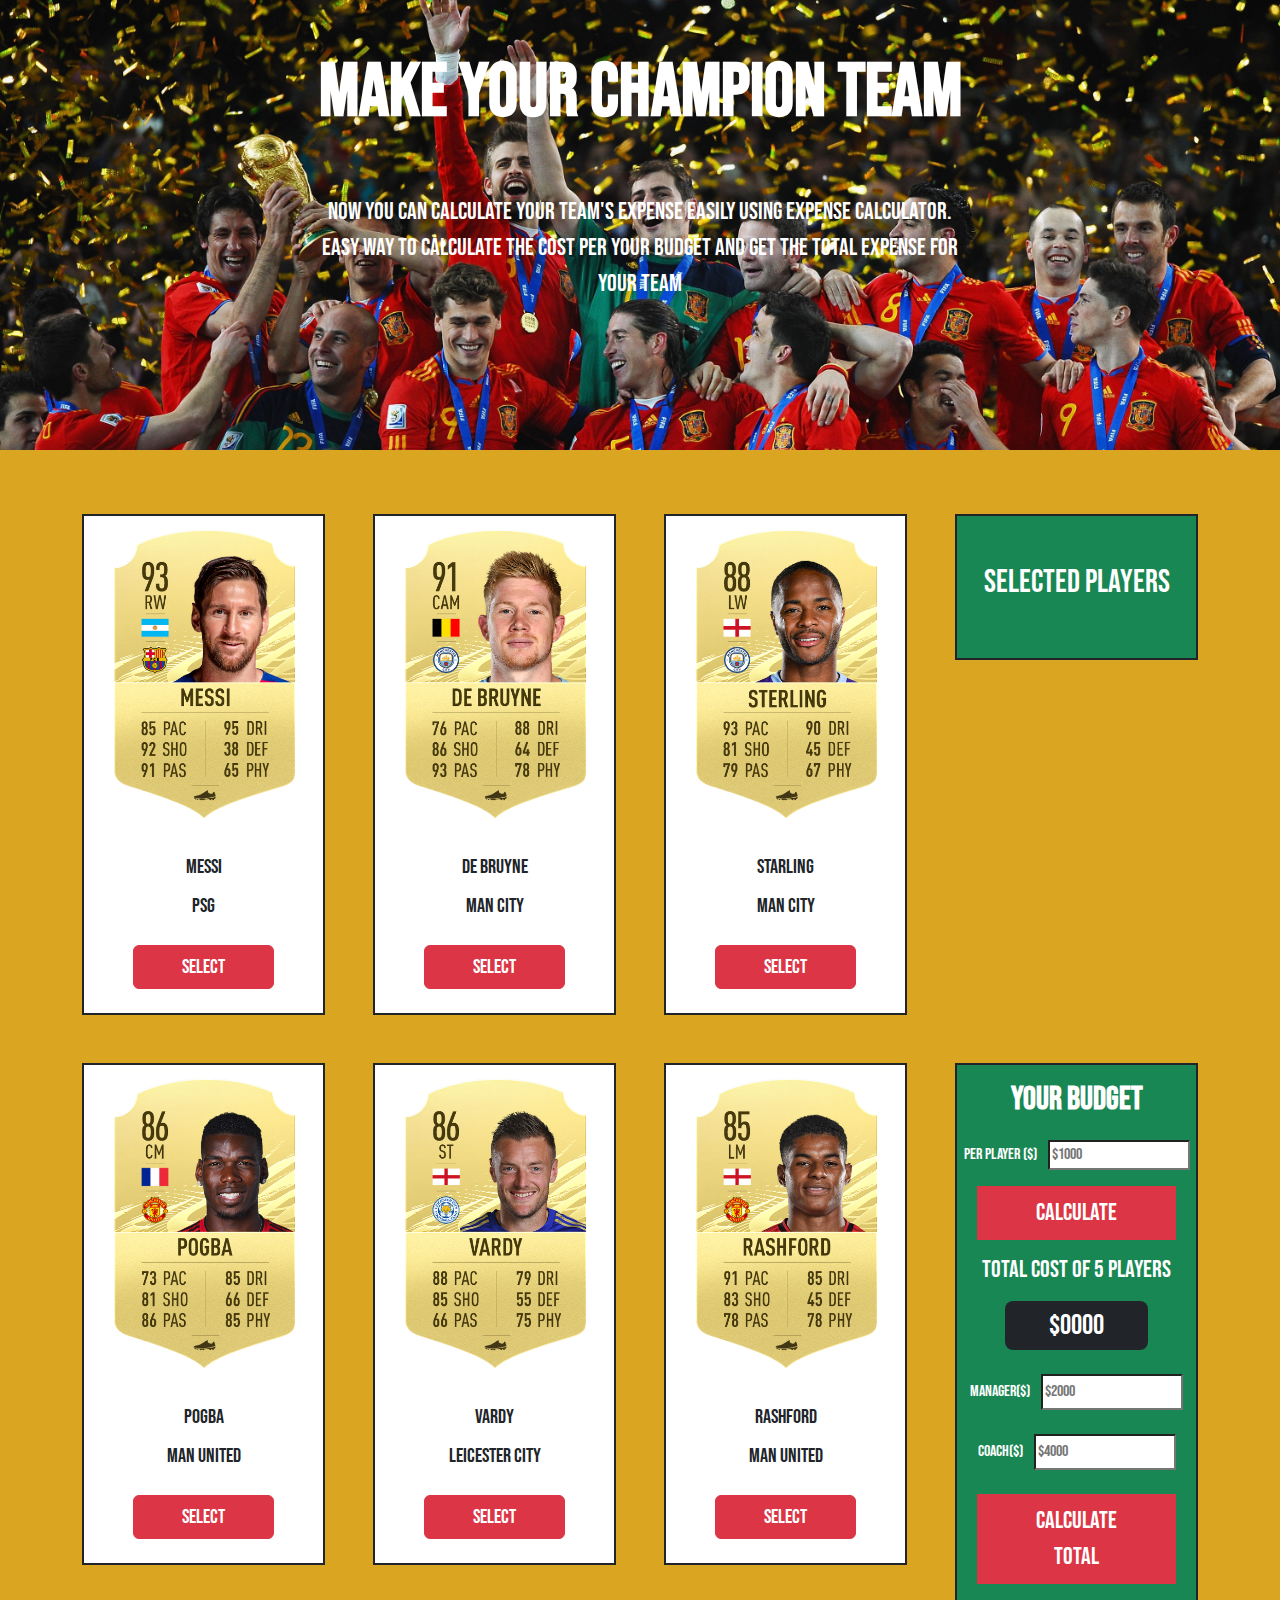
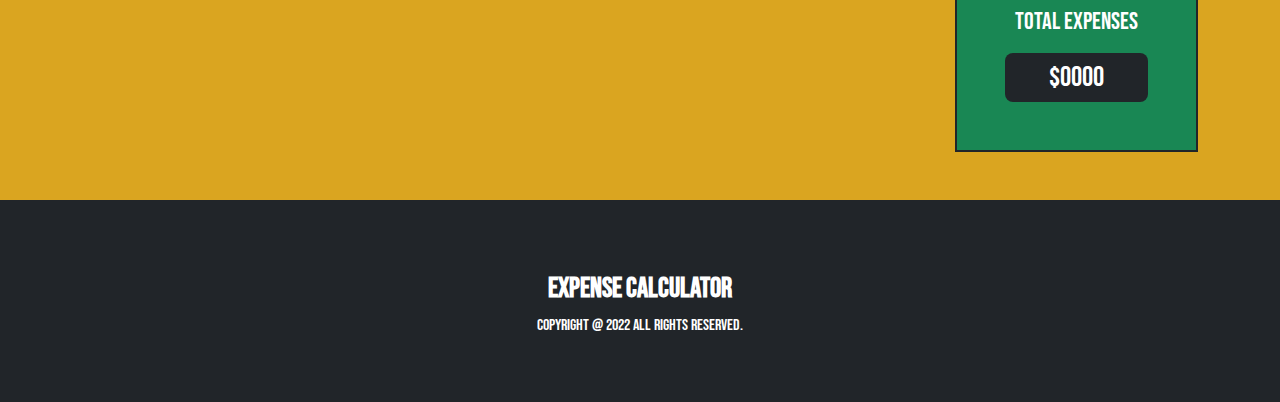
<file: index.html>
<!DOCTYPE html>
<html lang="en">

<head>
    <meta charset="UTF-8">
    <meta http-equiv="X-UA-Compatible" content="IE=edge">
    <meta name="viewport" content="width=device-width, initial-scale=1.0">
    <title>Expense calculator</title>
    <!-- Google Fonts -->
    <link rel="preconnect" href="https://fonts.googleapis.com">
    <link rel="preconnect" href="https://fonts.gstatic.com" crossorigin>
    <link href="https://fonts.googleapis.com/css2?family=Bebas+Neue&display=swap" rel="stylesheet">

    <!-- Bootstrap CSS -->
    <link rel="stylesheet" href="https://cdn.jsdelivr.net/npm/bootstrap@5.2.0/dist/css/bootstrap.min.css
    ">

    <!-- External CSS Link -->
    <link rel="stylesheet" href="./styles/style.css">

</head>

<body>
    <!-- Header Starts -->
    <header>
        <div class="hero-image">
            <div class="hero-text">
                <h1 class="fw-bolder  text-white text-center pt-5 ">Make your Champion Team</h1>
                <p class="text-center text-white fw-1 fs-4 pt-5 mx-auto col-md-6">Now you can calculate your team's
                    expense easily
                    using Expense Calculator. Easy way to calculate the cost per your budget and
                    get the total expense for your team</p>


            </div>
        </div>

    </header>
    <!-- Header  Ends -->

    <!-- Main  Starts -->
    <main>
        <section class="mt-5 pt-3">
            <div class="container">
                <div class="row g-lg-5">
                    <div class="col-lg-3 col-md-6 col-sm-12 col-12 mb-lg-5 mb-md-4 mb-sm-3 mb-3">
                        <div class="card border border-2 border-dark  rounded-0">
                            <img src="./images/0_01FIFA21_GoldItems_MESSI.png" class="card-img img-fluid" alt="...">
                            <div class="design-body">
                                <h5 id="messi1" class="text-center fs-5 pt-4 px-3">MESSI</h4>
                                    <p class="fw-normal text-center fs-5 pt-1 mb-4">PSG</p>
                                    <button id="btn_messi"
                                        class="btn btn-danger fs-5 px-5 d-block mx-auto mb-4">SELECT</button>
                            </div>
                        </div>
                    </div>
                    <div class="col-lg-3 col-md-6 col-sm-12 col-12 mb-lg-5 mb-md-4 mb-sm-3 mb-3">
                        <div class="card border border-2 border-dark rounded-0">
                            <img src="./images/0_04FIFA21_GoldItems_DeBruyne.png" class="card-img img-fluid" alt="...">
                            <div class="design-body">
                                <h5 id="deBruyne1" class="text-center fs-5 pt-4 px-3">DE BRUYNE</h4>
                                    <p class="fw-normal text-center fs-5 pt-1 mb-4">MAN CITY</p>
                                    <button id="btn-deBruyne"
                                        class="btn btn-danger fs-5 px-5 d-block mx-auto mb-4">SELECT</button>
                            </div>
                        </div>
                    </div>
                    <div class="col-lg-3 col-md-6 col-sm-12 col-12 mb-lg-5 mb-md-4 mb-sm-3 mb-3">
                        <div class="card border border-2 border-dark rounded-0">
                            <img src="./images/0_20FIFA21_GoldItems_Sterling.png" class="card-img img-fluid" alt="...">
                            <div class="design-body">
                                <h5 id="starling1" class="text-center fs-5 pt-4 px-3">STARLING</h4>
                                    <p class="fw-normal text-center fs-5  pt-1 mb-4">MAN CITY</p>
                                    <button id="btn_starling"
                                        class="btn btn-danger fs-5 px-5 d-block mx-auto mb-4">SELECT</button>
                            </div>
                        </div>
                    </div>
                    <div class="col-lg-3 ">
                        <div class="card bg-success opacity-100 border border-2 border-dark rounded-0">
                            <h2 class="text-white mt-5  pt-0 pb-0 text-center ">Selected Players</h2>
                            <ol id="container" class="ms-4  mb-5 fs-5">

                            </ol>
                        </div>
                    </div>
                </div>
                <div class="row g-lg-5">
                    <div class="col-lg-3 ">
                        <div class="card border border-2 border-dark rounded-0">
                            <img src="./images/0_58FIFA21_GoldItems_Pogba.png" class="card-img img-fluid" alt="...">
                            <div class="design-body">
                                <h5 id="pogba1" class="text-center fs-5 pt-4 px-3">POGBA</h4>
                                    <p class="fw-normal text-center fs-5  pt-1 mb-4">MAN UNITED</p>
                                    <button id="btn_pogba"
                                        class="btn btn-danger fs-5 px-5 d-block mx-auto mb-4">SELECT</button>
                            </div>
                        </div>
                    </div>
                    <div class="col-lg-3 col-md-6 col-sm-12 col-12 mb-lg-5 mb-md-4 mb-sm-3 mb-3">
                        <div class="card border border-2 border-dark rounded-0">
                            <img src="./images/0_62FIFA21_GoldItems_Vardy.png" class="card-img img-fluid" alt="...">
                            <div class="design-body">
                                <h5 id="vardy1" class="text-center fs-5  pt-4 px-3">VARDY</h4>
                                    <p class="fw-normal text-center  fs-5 pt-1 mb-4">LEICESTER CITY</p>
                                    <button id="btn-vardy"
                                        class="btn btn-danger fs-5 px-5 d-block mx-auto mb-4">SELECT</button>
                            </div>
                        </div>
                    </div>
                    <div class="col-lg-3 col-md-6 col-sm-12 col-12 mb-lg-5 mb-md-4 mb-sm-3 mb-3">
                        <div class="card border border-2 border-dark rounded-0">
                            <img src="./images/0_95FIFA21_GoldItems_Rashford.png" class="card-img img-fluid" alt="...">
                            <div class="design-body">
                                <h5 id="rashford1" class="text-center fs-5 pt-4 px-3">RASHFORD</h4>
                                    <p class="fw-normal text-center  fs-5 pt-1 mb-4">MAN UNITED</p>
                                    <button id="btn-rashford"
                                        class="btn btn-danger fs-5 px-5 d-block mx-auto mb-4">SELECT</button>
                            </div>
                        </div>
                    </div>
                    <div class="col-lg-3 col-md-6 col-sm-12 col-12 mb-lg-5 mb-md-4 mb-sm-3 mb-3">
                        <div class="card bg-success rounded-0 border border-2 border-dark">
                            <h2 class="text-white fw-bold mt-3 mb-3 text-center">Your Budget</h2>
                            <div>
                                <p class="text-center text-white">
                                    Per Player ($)
                                    <input id="dis-player-cost" class="mt-1 rounded-0 ms-2 " placeholder="$1000"
                                        type="text">

                                </p>
                                <button id="btn-calculate"
                                    class="btn btn-danger opacity-70 d-block mx-auto px-5 py-2 mt-3 rounded-0 col-md-10 mb-3 fs-4">CALCULATE</button>
                                <h6 class=" text-center text-white mb-3 fs-4"><span>Total Cost of 5 Players</span></h6>
                                <h3 class="bg-dark text-white text-center mx-5 rounded-3 py-2 mb-3">$<span
                                        id="showCost1">0000</span>
                                </h3>
                                <div>
                                    <p class=" text-center text-white "> Manager($)
                                        <input id="dis-manager-cost" class="mt-2 py-1 rounded-0 ms-2"
                                            placeholder="$2000" type="text">
                                    </p>

                                </div>
                                <div>
                                    <p for="Coach Cost" class="text-center text-white"> Coach($)
                                        <input id="dis-coach-cost" class="mt-2 py-1 rounded-0 ms-2" placeholder="$4000"
                                            type="text">
                                    </p>
                                </div>

                                <button id="btn-calculate-total"
                                    class="btn btn-danger d-block mx-auto px-5 py-2 mt-3 rounded-0 col-md-10 mt-4  mb-4 fs-4">CALCULATE
                                    TOTAL</button>
                                <h6 class=" text-center text-white mb-3 fs-4"><span>Total Expenses</span></h6>
                                <h3 class="bg-dark  text-center text-white mx-5 rounded-3 py-2 mb-5">$<span
                                        id="showCost2">0000</span>
                                </h3>
                            </div>
                        </div>
                    </div>
                </div>

            </div>
        </section>
    </main>
    <!-- Main Ends -->

    <!-- Footer -->
    <footer>
        <div class="bg-dark pb-5 pt-5">
            <h3 class="pt-4 text-white text-center fw-semibold">EXPENSE CALCULATOR</h3>
            <p class="text-white text-center">Copyright @ 2022 All Rights Reserved.</p>
        </div>
    </footer>
    <!-- Footer -->




    <script src="https://cdn.jsdelivr.net/npm/bootstrap@5.2.0/dist/js/bootstrap.bundle.min.js
    "></script>
    <script src="js/select.js"></script>
    <script src="js/budget.js"></script>
</body>

</html>
</file>
<file: styles/style.css>
body {
    background-color: goldenrod;
    font-family: 'Bebas Neue', cursive;

}

h1 {
    font-size: 75px;

}

.hero-image {
    background-image: url("/images/hu9ho1q1ihtxl0o7sldn.jpg");
    background-color: #cccccc;
    height: 450px;
    width: 100%;
    background-position: center;
    background-repeat: no-repeat;
    background-size: cover;
    position: relative;
}
</file>
